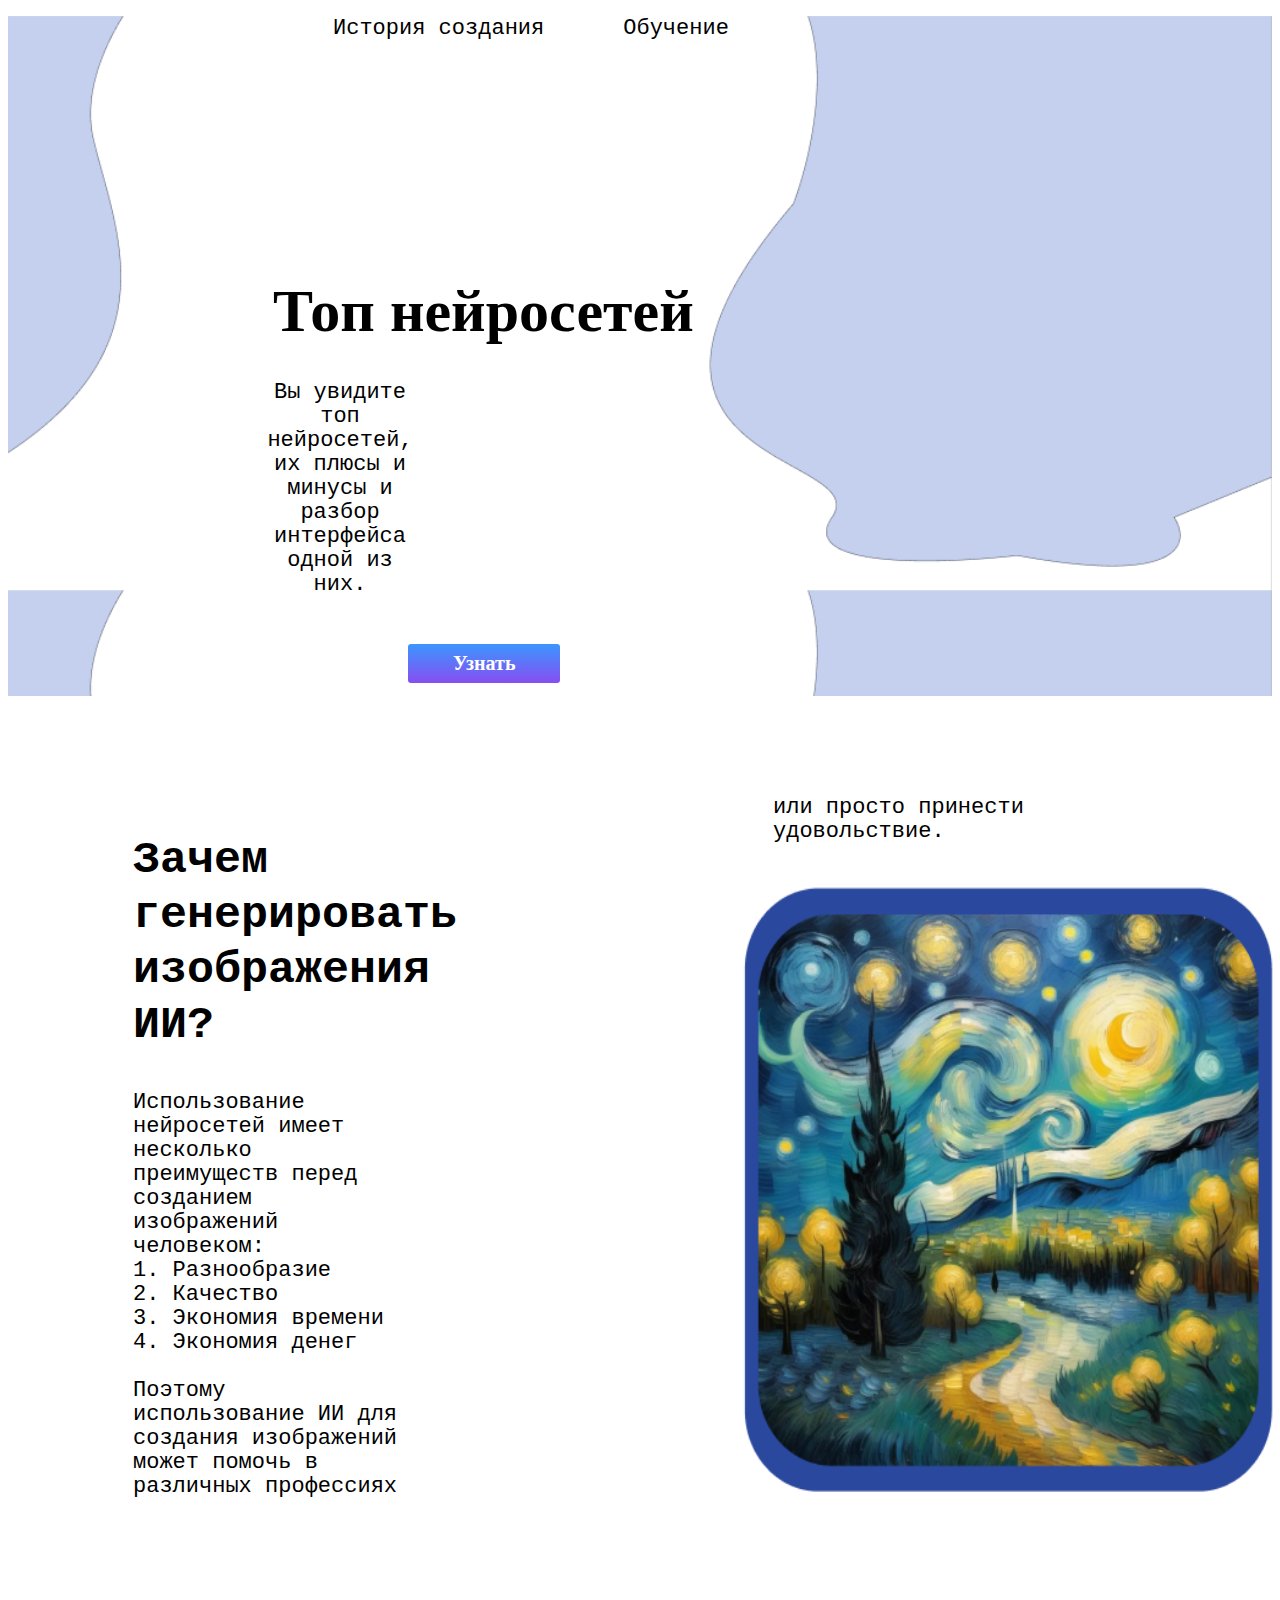
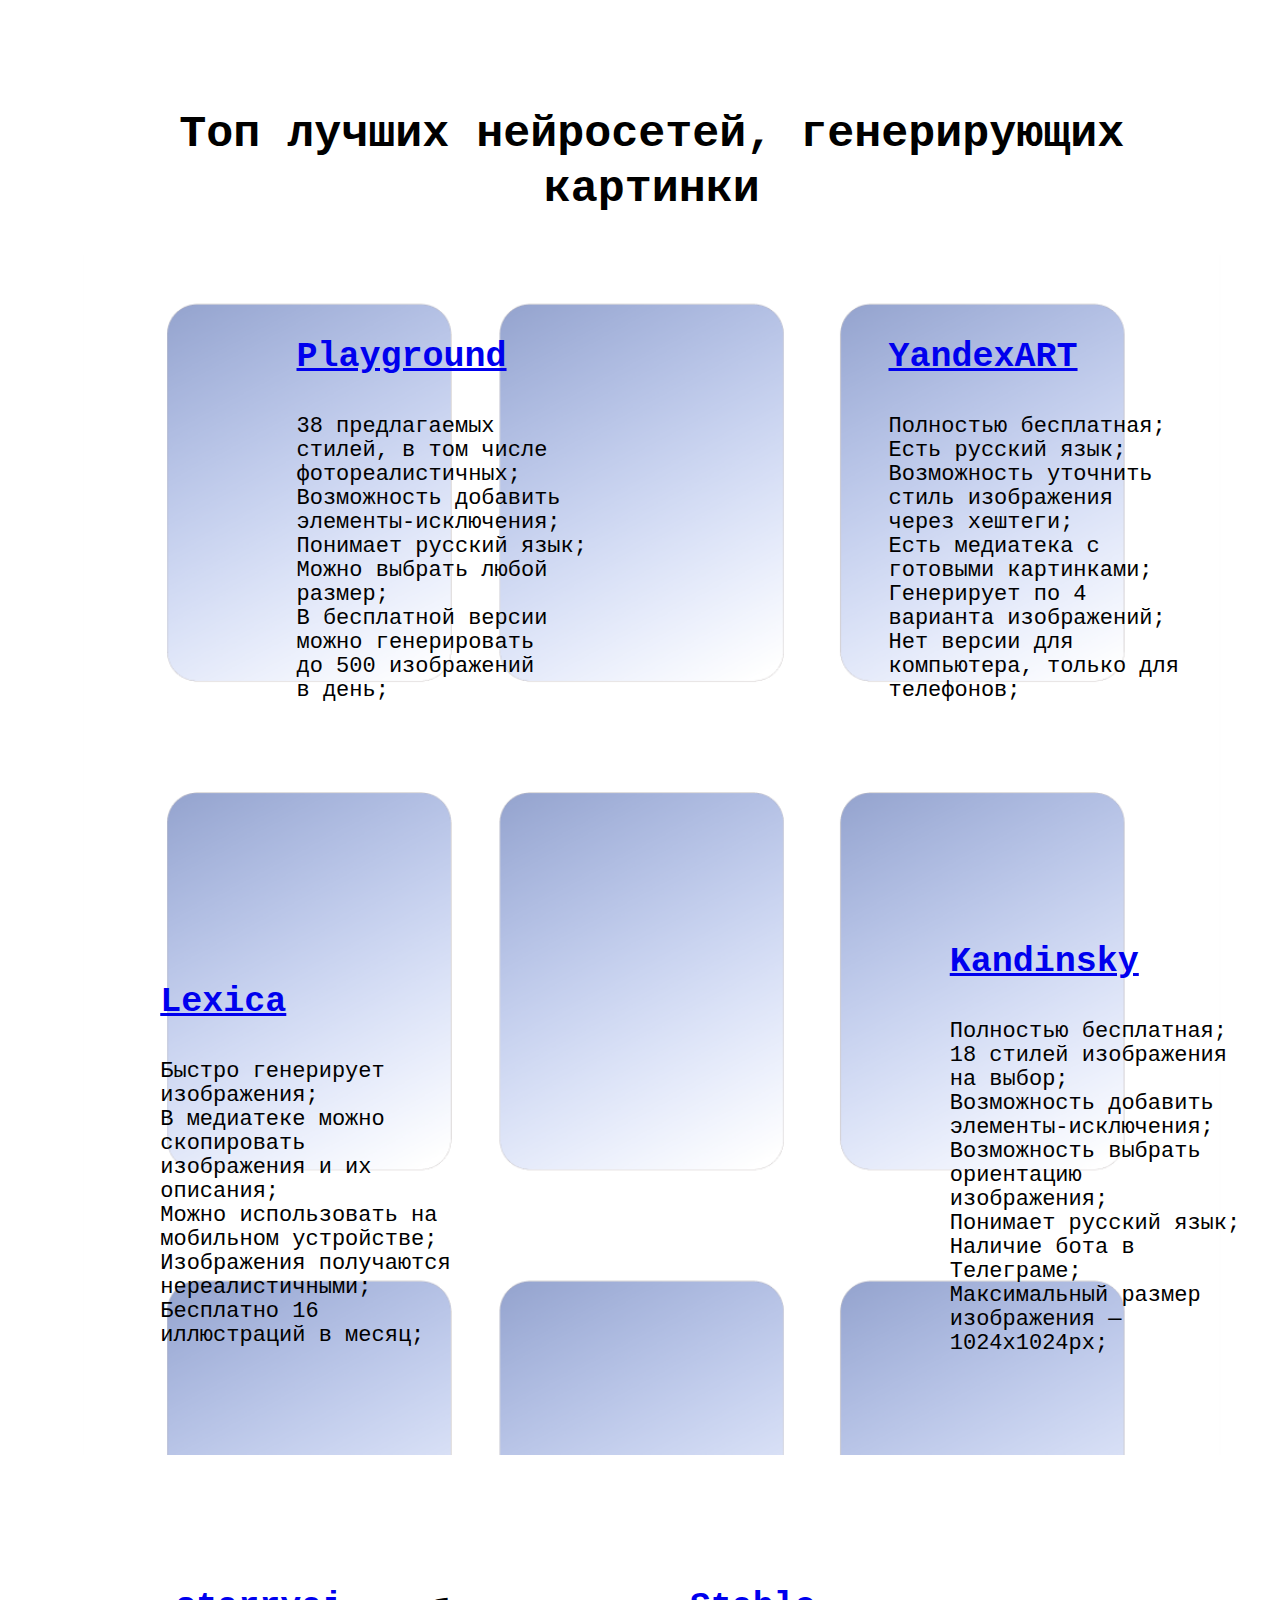
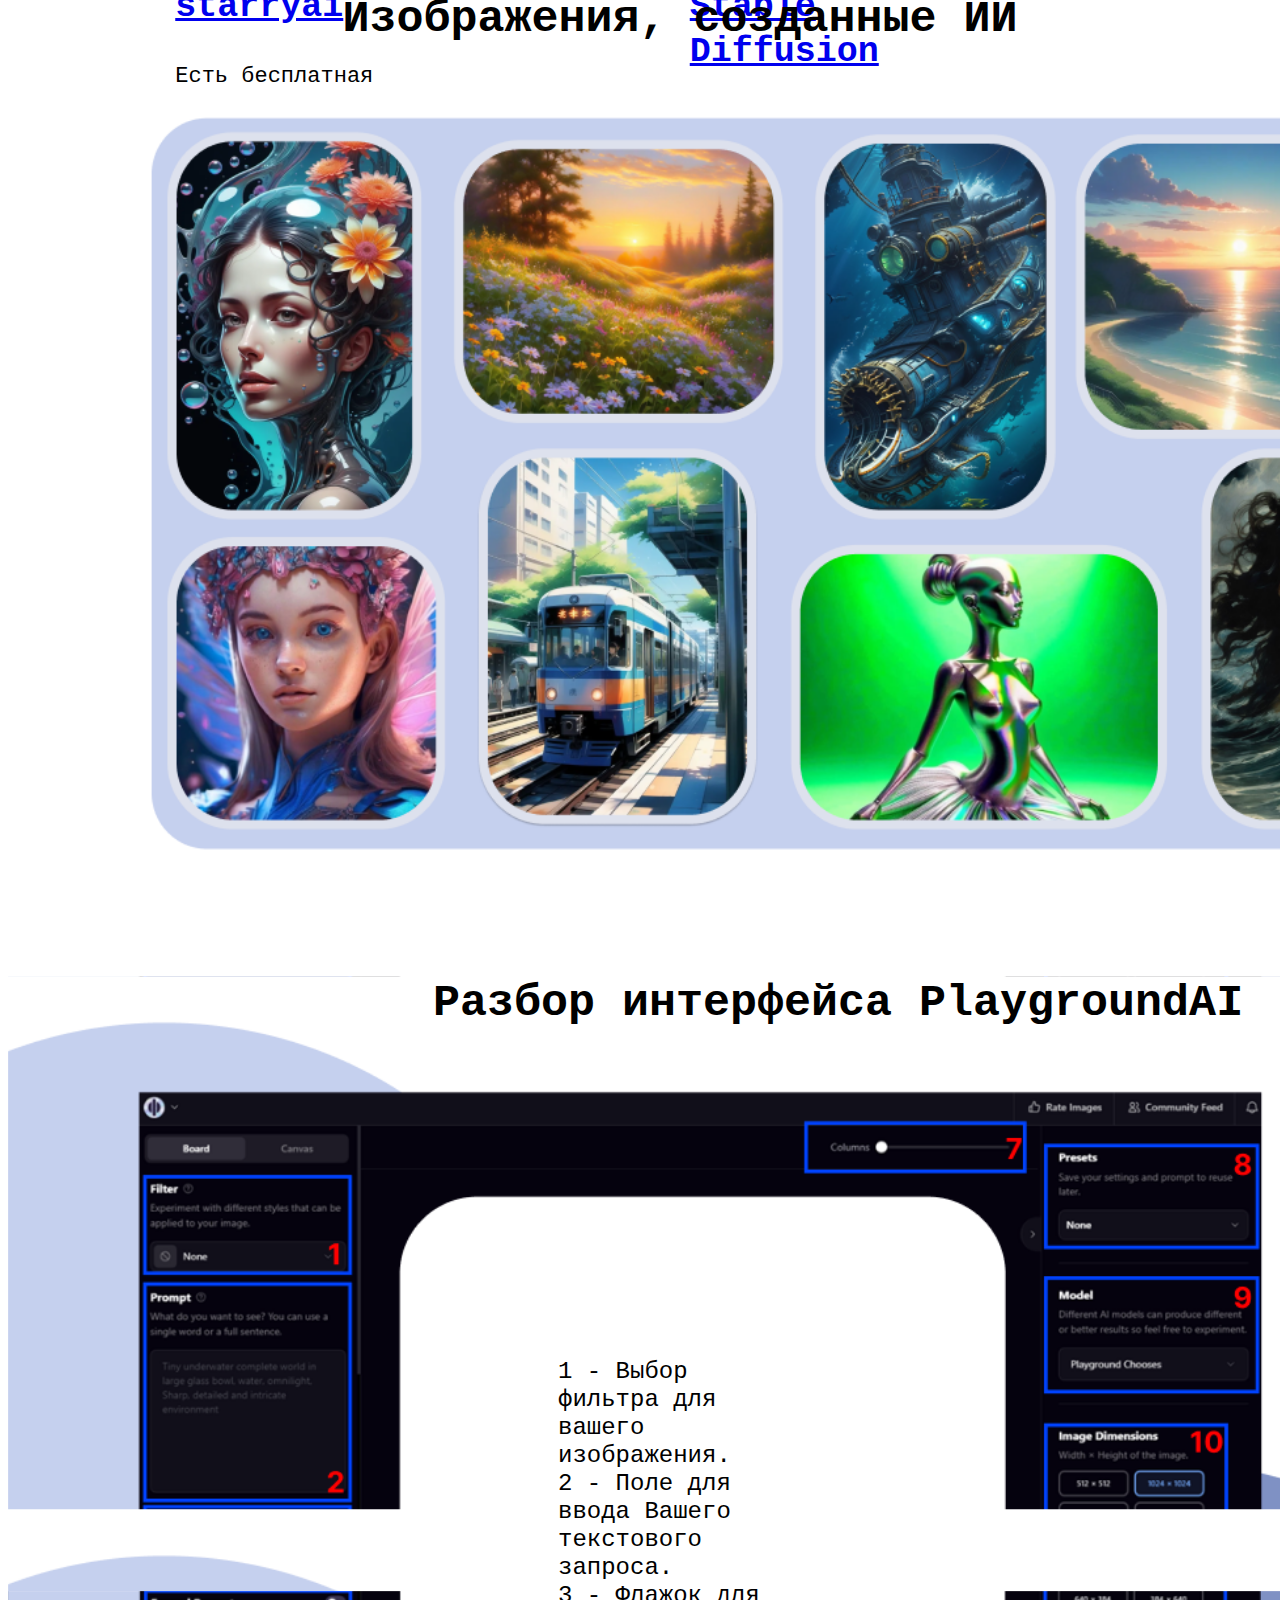
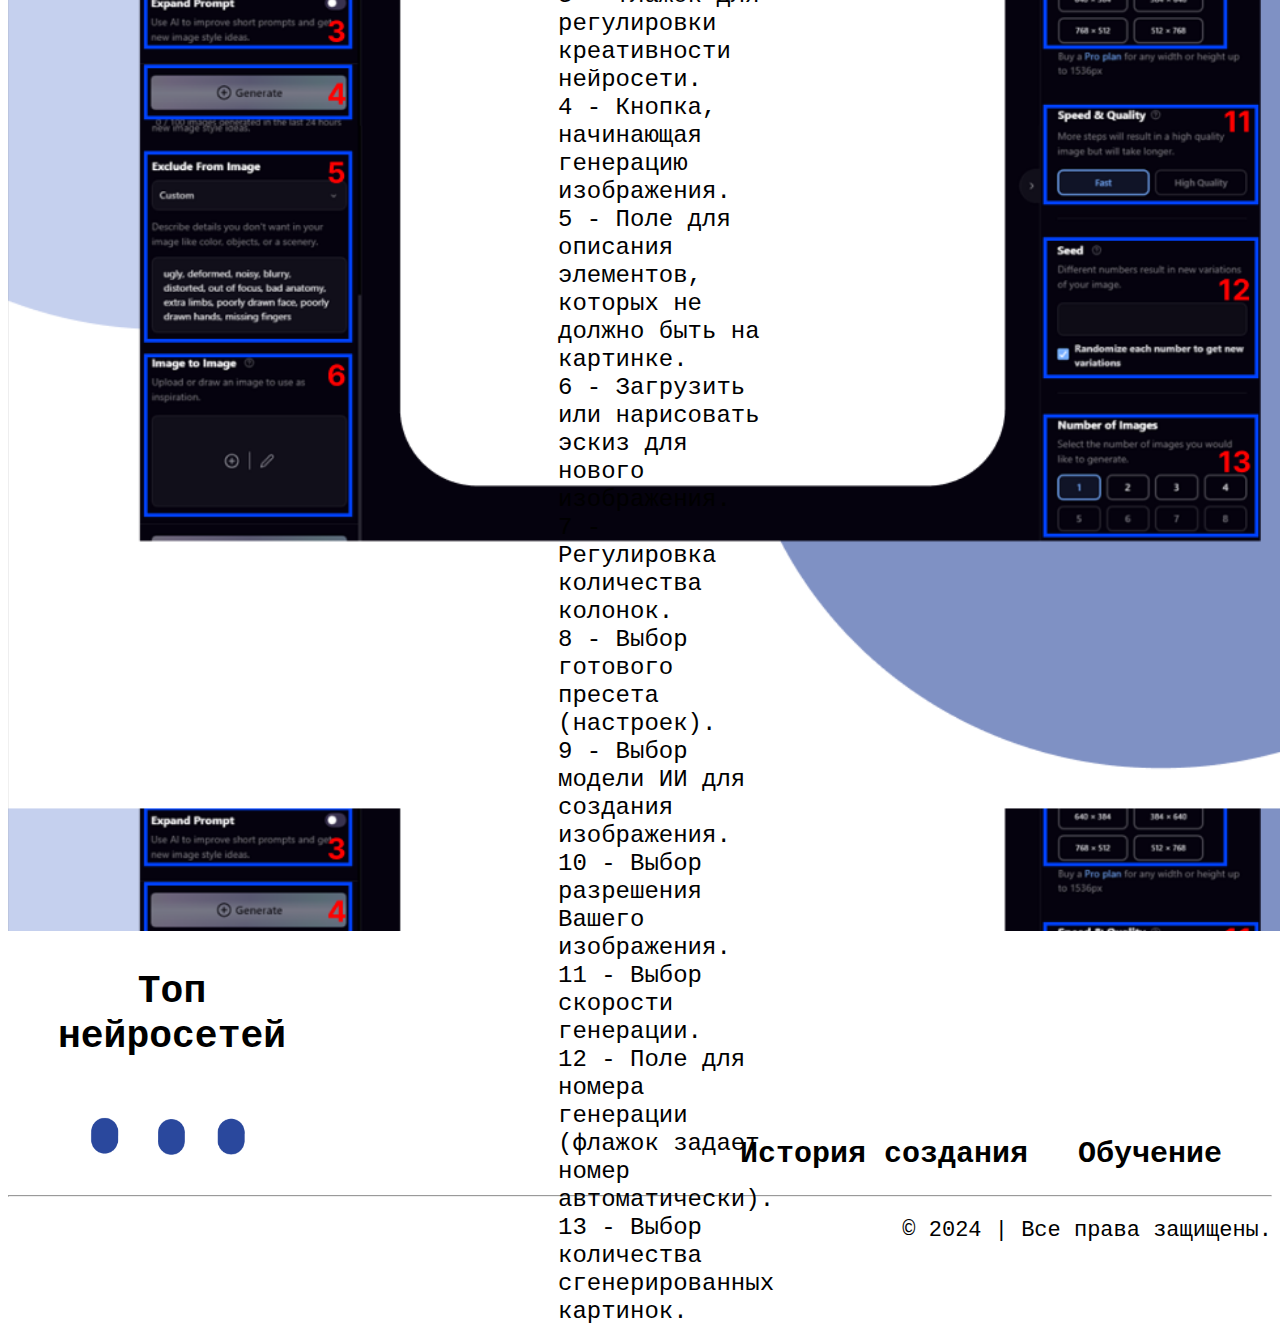
<file: index.html>
<!DOCTYPE html>
<html lang="ru">
<head>
    <meta charset="UTF-8">
    <meta name="viewport" content="width=device-width, initial-scale=1.0">
    <link rel="stylesheet" href="styles/style.css"><!-- Подключаем к CSS файлу -->
    <title>Топ нейросетей для генерации картинок</title>
</head>
<header>
    <div class="top-menu" id="start">
        <ul class="menu-main">
          <li class="part"><a href="pages/history.html" class="menu-link">История создания</a></li>
          <li class="part"><a href="pages/learning.html" class="menu-link">Обучение</a></li>
        </ul>
    </div>

    <div class="first">
      <h1>Топ нейросетей</h1>
      <p class="f-p">Вы увидите топ нейросетей, их плюсы и минусы и разбор интерфейса одной из них.</p>
      <a href="#top" class="button">Узнать</a>
    </div>
</header>

<body>
  <div class="ii">
    <h2 class="ii-h2">Зачем генерировать изображения ИИ?</h2>
    <p class="ii-p">Использование нейросетей имеет несколько преимуществ перед созданием изображений человеком:<br>
      1. Разнообразие<br>
      2. Качество<br>
      3. Экономия времени<br>
      4. Экономия денег<br><br>
      Поэтому использование ИИ для создания изображений может помочь в различных профессиях или просто принести удовольствие.</p>
    <img src="images/van-gog.png" class="van-gog"  alt="Изображение, созданное ИИ">
  </div>

  <div class="top">
    <h2 class="top-h2" id="top">Топ лучших нейросетей, генерирующих картинки</h2>
    <div class="top-div">
      <div class="top-block1">
      <h3 class="top-h3"><a href="https://playground.com/">Playground</a></h3>
      <p class="top-p">38 предлагаемых стилей, в том числе фотореалистичных;<br>
        Возможность добавить элементы-исключения;<br>
        Понимает русский язык;<br>
        Можно выбрать любой размер;<br>
        В бесплатной версии можно генерировать до 500 изображений в день;</p>
      </div>

      <div class="top-block2">
      <h3 class="top-h3"><a href="https://ya.ru/ai/art?ysclid=lty8gzstay276800550">YandexART</a></h3>
      <p class="top-p">Полностью бесплатная;<br>
        Есть русский язык;<br>
        Возможность уточнить стиль изображения через хештеги;<br>
        Есть медиатека с готовыми картинками;<br>
        Генерирует по 4 варианта изображений;<br>
        Нет версии для компьютера, только для телефонов;</p>
      </div>

      <div class="top-block3">
      <h3 class="top-h3"><a href="https://lexica.art/">Lexica</a></h3>
      <p class="top-p">Быстро генерирует изображения;<br>
        В медиатеке можно скопировать изображения и их описания;<br>
        Можно использовать на мобильном устройстве;<br>
        Изображения получаются нереалистичными;<br>
        Бесплатно 16 иллюстраций в месяц;</p>
      </div>

      <div class="top-block4">
      <h3 class="top-h3"><a href="https://www.sberbank.com/promo/kandinsky/">Kandinsky</a></h3>
      <p class="top-p">Полностью бесплатная;<br>
        18 стилей изображения на выбор;<br>
        Возможность добавить элементы-исключения;<br>
        Возможность выбрать ориентацию изображения;<br>
        Понимает русский язык;<br>
        Наличие бота в Телеграме;<br>
        Максимальный размер изображения — 1024х1024px;</p>
      </div>

      <div class="top-block5">
      <h3 class="top-h3"><a href="https://starryai.com/">starryai</a></h3>
      <p class="top-p">Есть бесплатная версия;<br>
        	Пять стилей картинки;<br>
          Генерация сразу четырёх вариантов изображений;<br>
          Возможность добавить элементы-исключения;<br>
          Есть мобильное приложение;<br>
          Генерация и интерфейс только на английском языке;</p>
      </div>

      <div class="top-block6">
      <h3 class="top-h3"><a href="https://stablediffusion.com.ru/?ysclid=lty8rjx78r229122830">Stable Diffusion</a></h3>
      <p class="top-p">Есть бесплатная версия;<br>
        Более 20 стилей изображения;<br>
        Возможность загружать свои изображения;<br>
        Максимальный размер генерации 1024х1024px;<br>
        Возможность сгенерировать только один вариант изображения;</p>
      </div>
    </div>
  </div>

  <div class="collazh">
    <h2 class="collazh-h2">Изображения, созданные ИИ</h2>
    <img src="images/collazh.png" class="collazh-img"  alt="Коллаж из изображений, созданных ИИ">
  </div>
  
  <div class="interface1">
    <h2 class="interface-h2">Разбор интерфейса PlaygroundAI</h2>
      <p class="interface-p">
        1 - Выбор фильтра для вашего изображения.<br>
        2 - Поле для ввода Вашего текстового запроса.<br>
        3 - Флажок для регулировки креативности нейросети.<br>
        4 - Кнопка, начинающая генерацию изображения.<br>
        5 - Поле для описания элементов, которых не должно быть на картинке.<br>
        6 - Загрузить или нарисовать эскиз для нового изображения.<br>
        7 - Регулировка количества колонок.<br>
        8 - Выбор готового пресета (настроек).<br>
        9 - Выбор модели ИИ для создания изображения.<br>
        10 - Выбор разрешения Вашего изображения.<br>
        11 - Выбор скорости генерации.<br>
        12 - Поле для номера генерации (флажок задает номер автоматически).<br>
        13 - Выбор количества сгенерированных картинок.</p>
  </div>
  <div class="interface2"></div>
</body>
<footer class="footer">
  <div class="foot-div">
    <div class="foot-block1">
      <h3 class="foot-h3"><a href="#start" class="start">Топ нейросетей</a></h3>
      <img class="foot-img" src="images/000.png">
    </div>
    <ul class="foot-block2">
      <li class="foot-item"><a class="foot-link" href="pages/history.html">История создания</a></li>
      <li class="foot-item"><a class="foot-link" href="pages/learning.html">Обучение</a></li>
    </ul>
  </div>
  <hr>
  <p class="foot-p">© 2024 | Все права защищены.</p>
</footer>
</html>
</file>
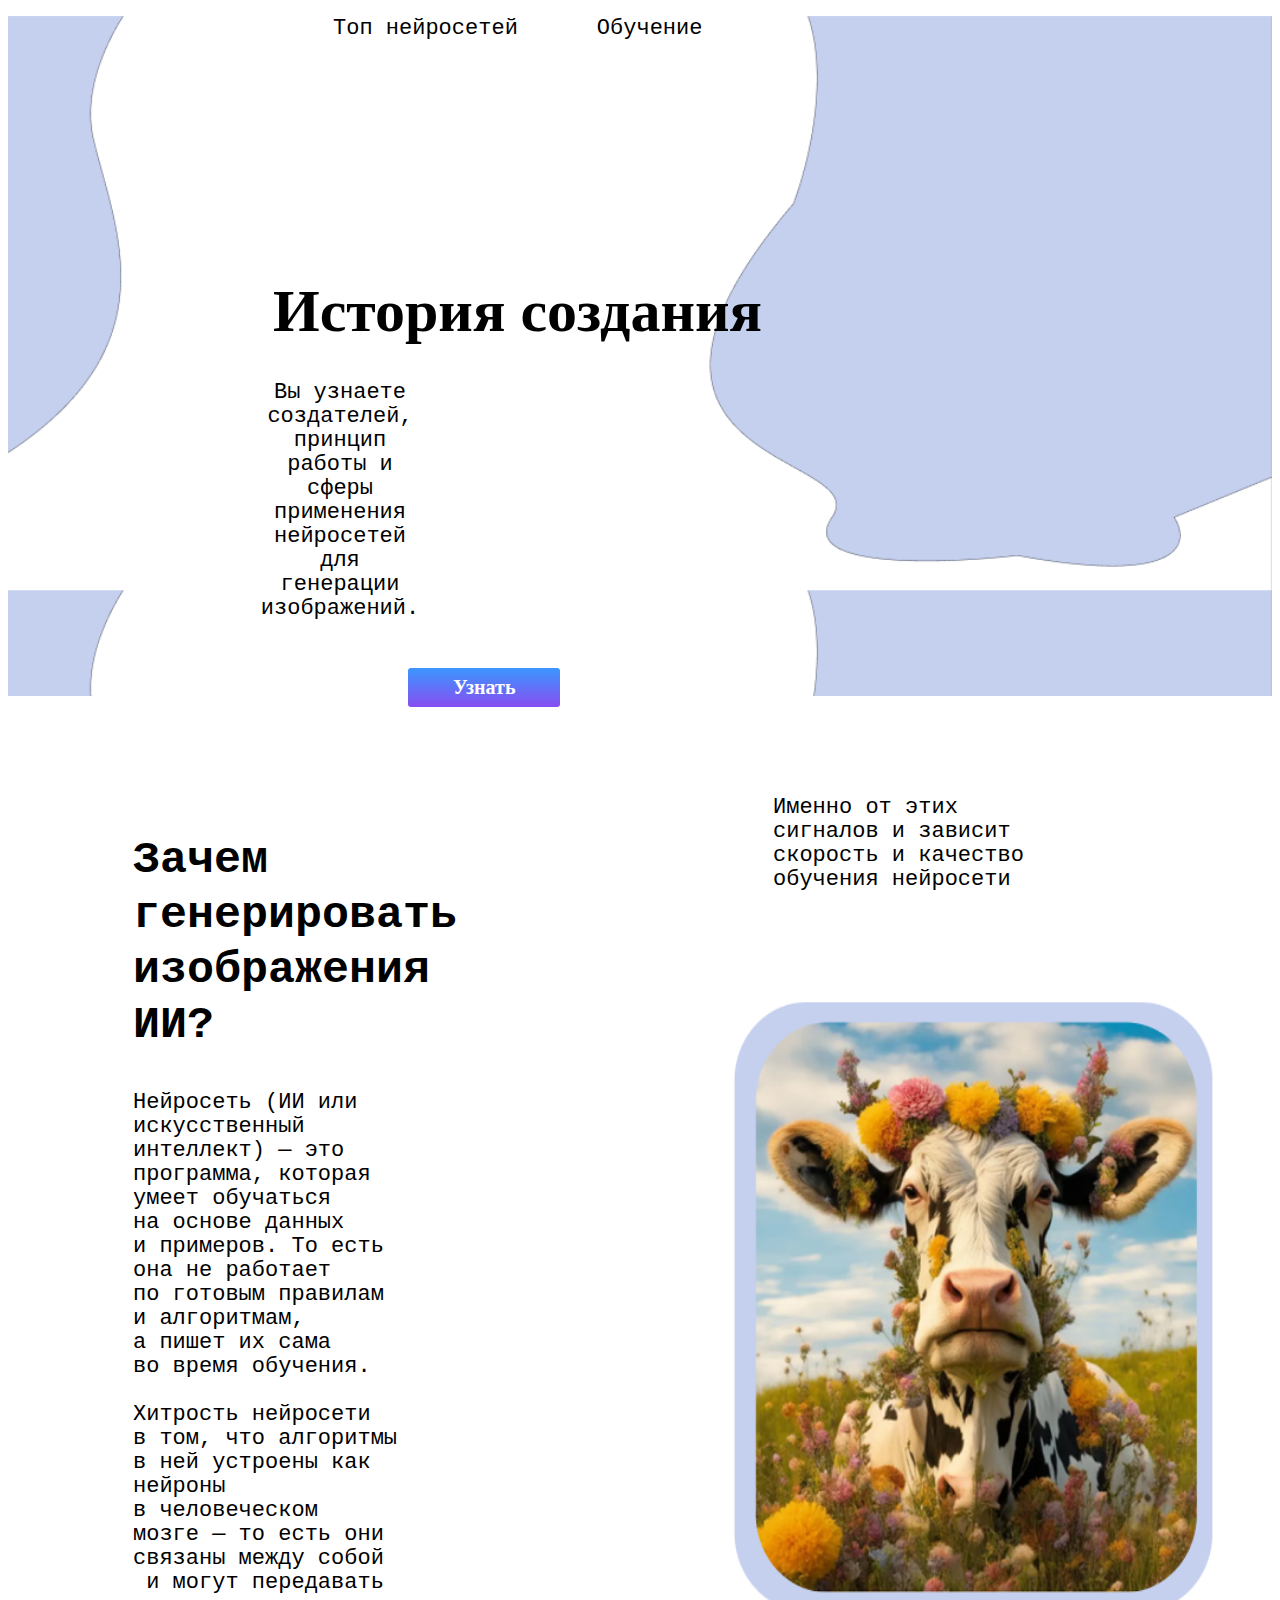
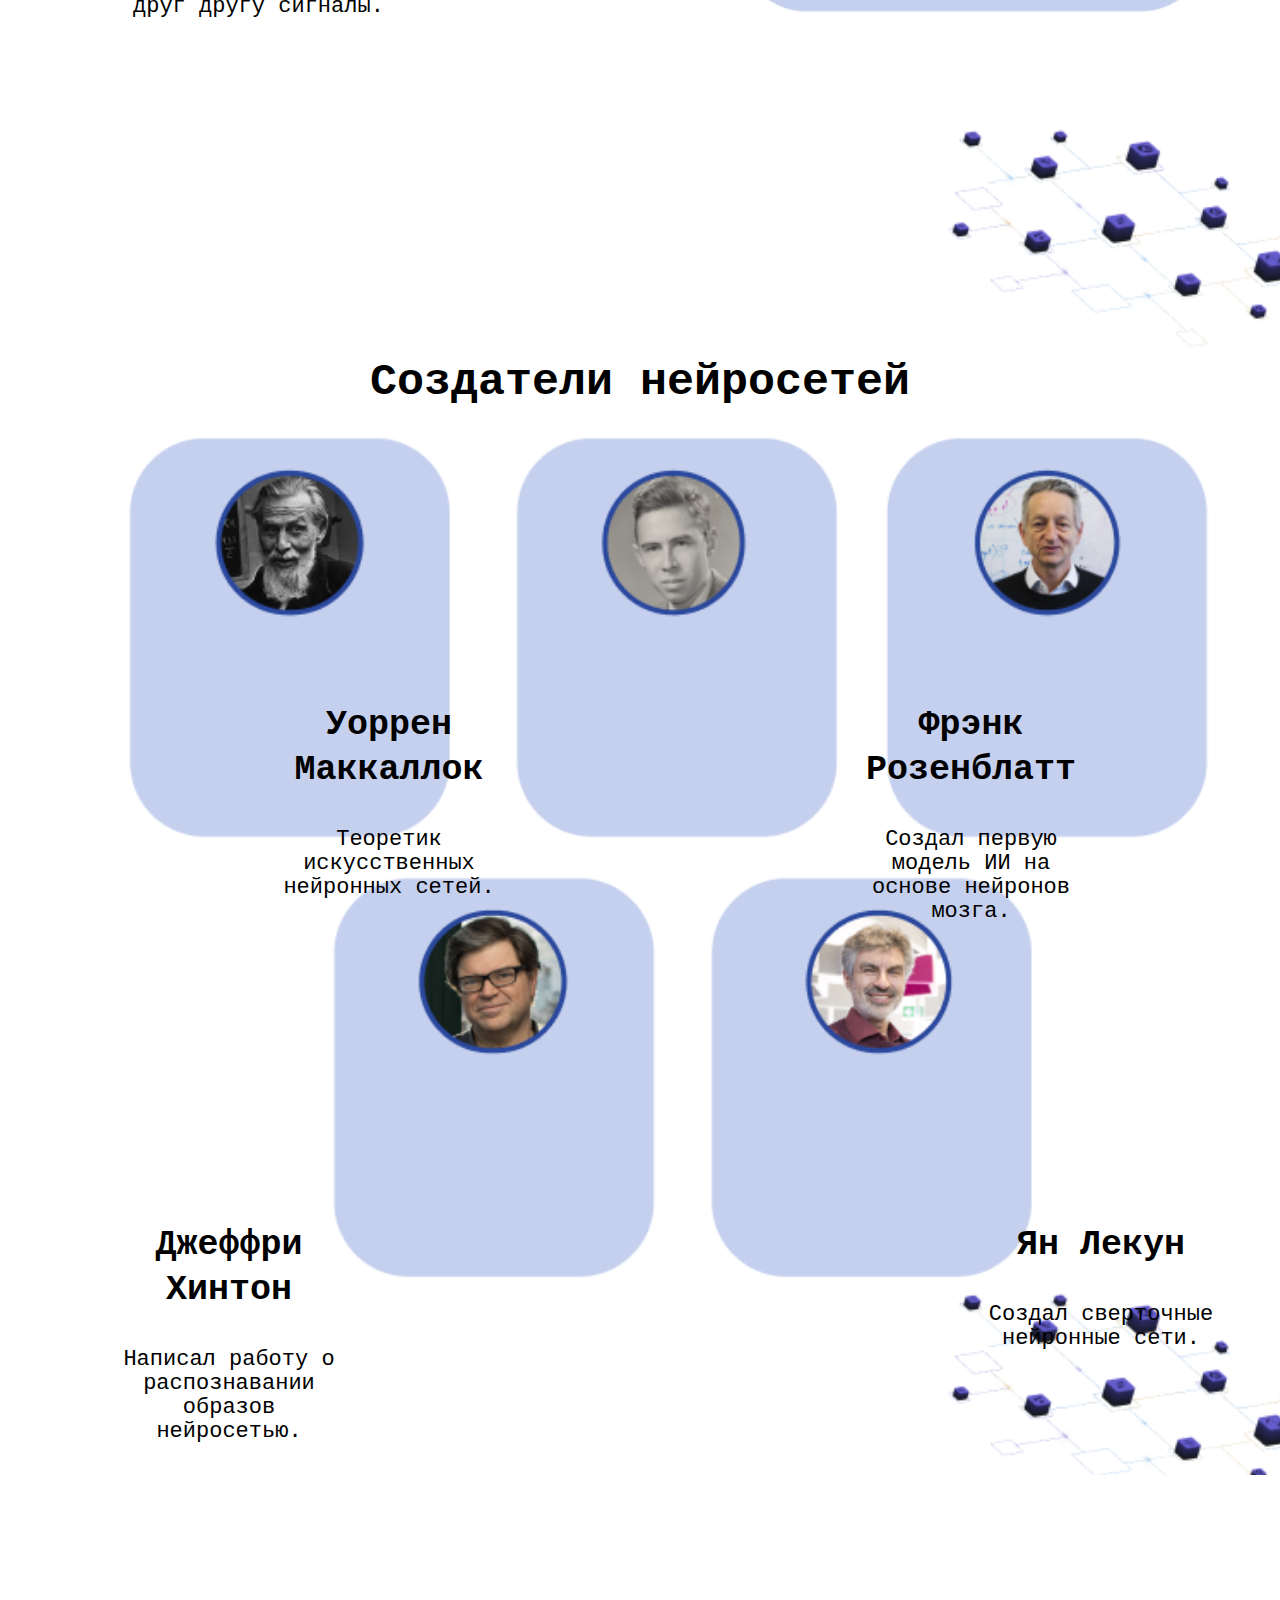
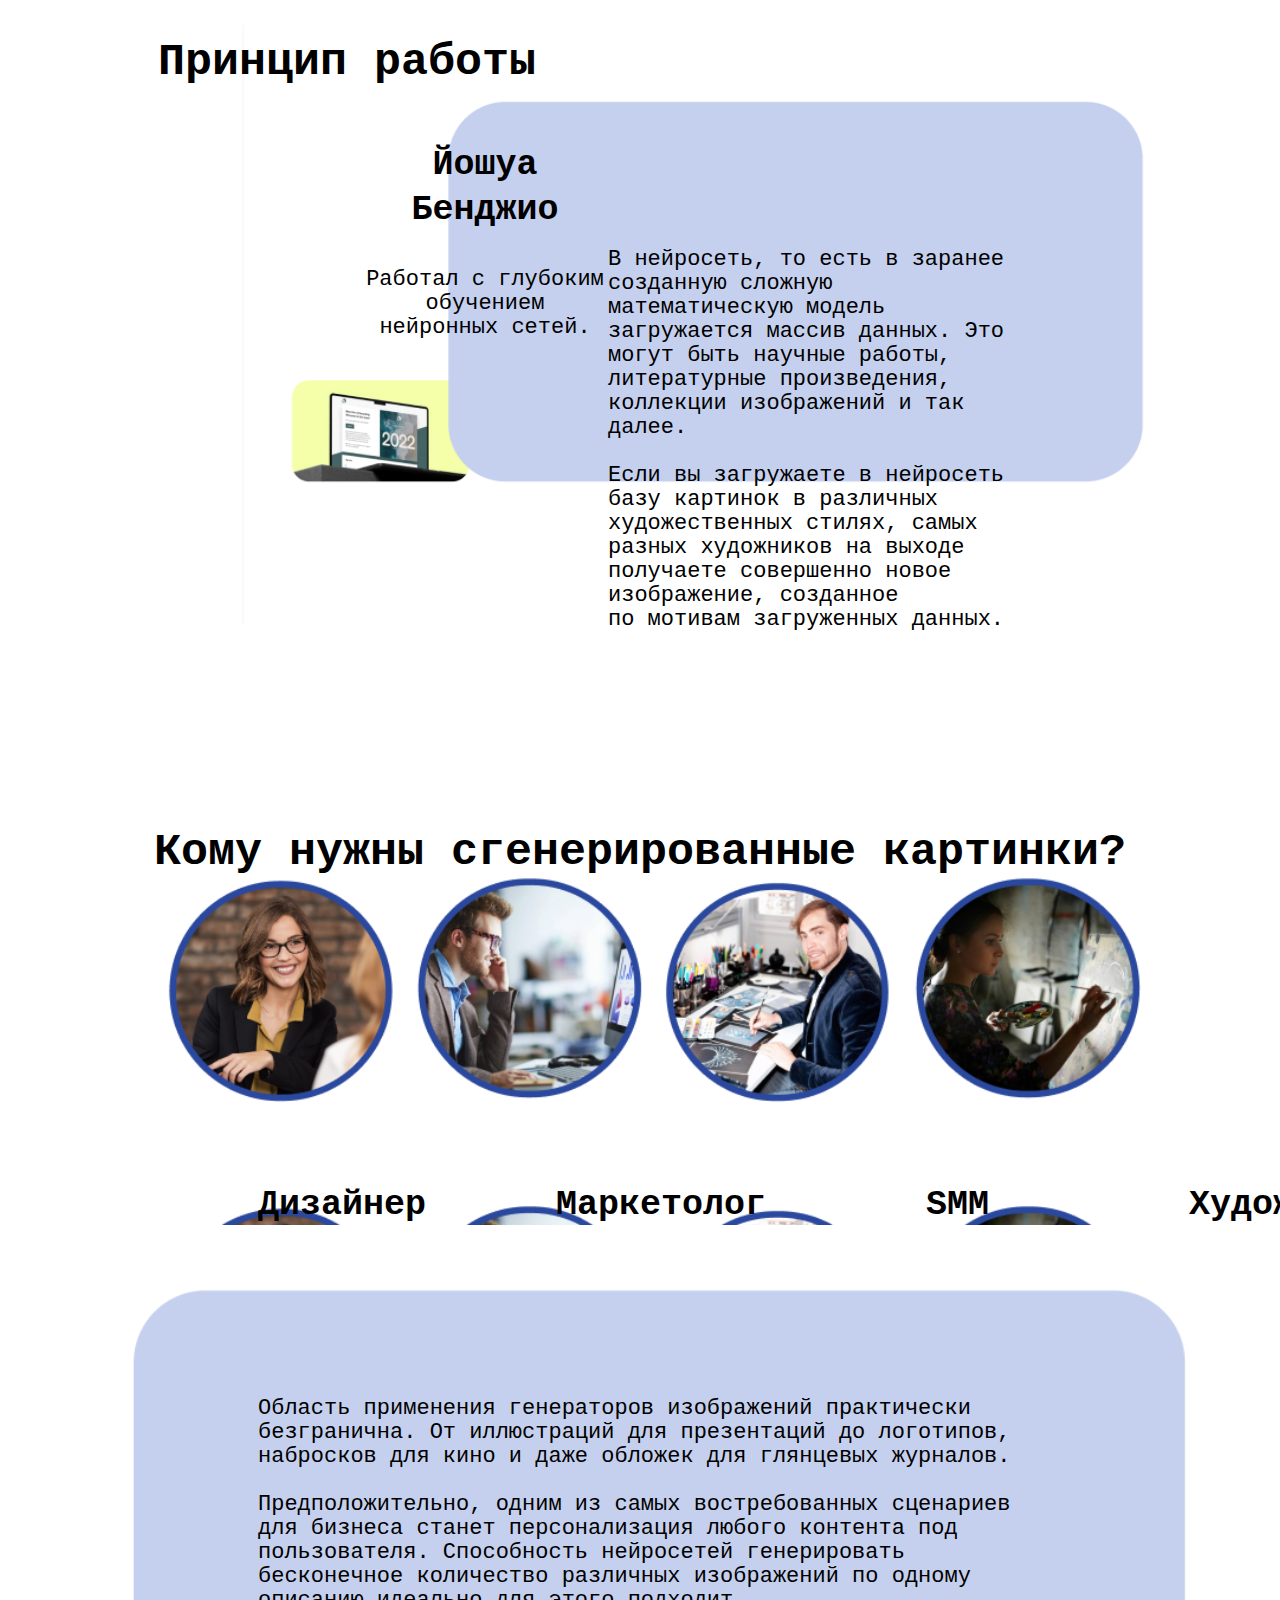
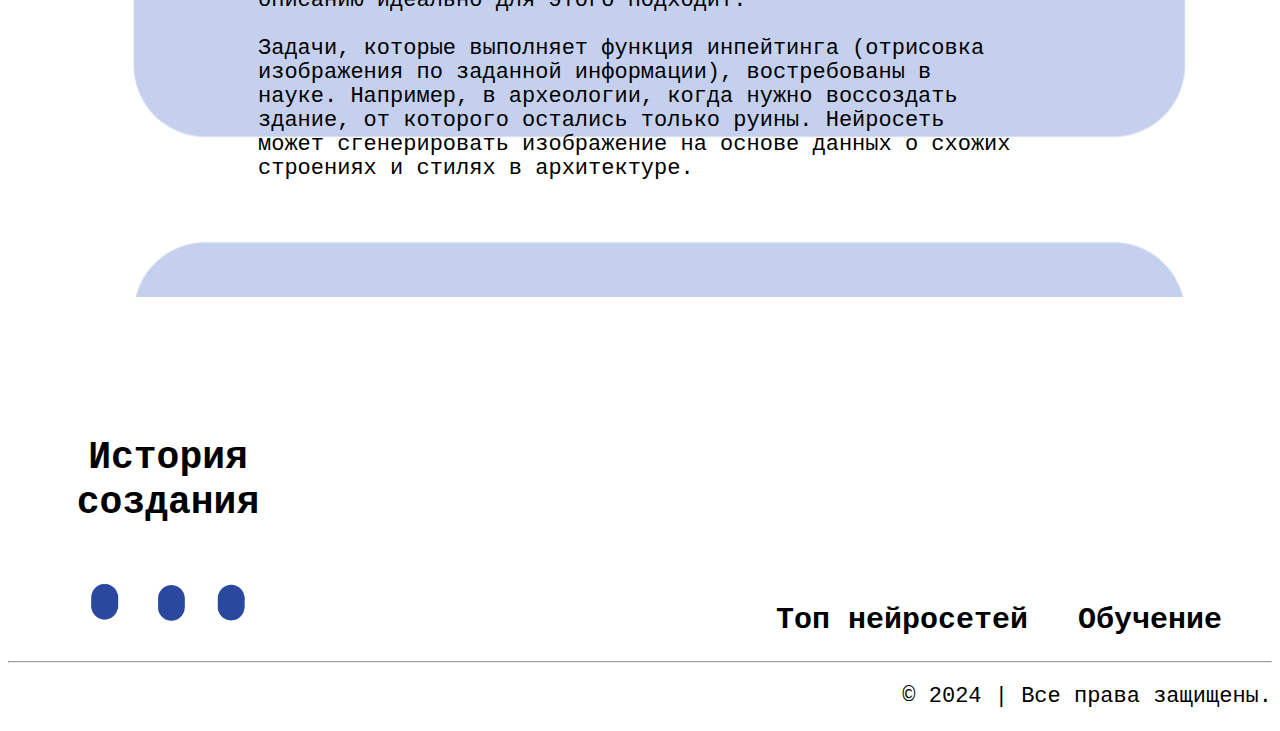
<file: pages/history.html>
<!DOCTYPE html>
<html lang="ru">
<head>
    <meta charset="UTF-8">
    <meta name="viewport" content="width=device-width, initial-scale=1.0">
    <link rel="stylesheet" href="../styles/style.css"><!-- Подключаем к CSS файлу -->
    <title>История создания</title>
</head>

<header>
  <div class="top-menu" class="start">
      <ul class="menu-main">
        <li class="part"><a href="../index.html" class="menu-link">Топ нейросетей</a></li>
        <li class="part"><a href="learning.html" class="menu-link">Обучение</a></li>
      </ul>
  </div>

  <div class="first">
    <h1>История создания</h1>
    <p class="f-p">Вы узнаете создателей, принцип работы и сферы применения нейросетей для генерации изображений.</p>
    <a href="#coz" class="button">Узнать</a>
  </div>
</header>

<body>
  <div class="ii">
    <h2 class="ii-h2">Зачем генерировать изображения ИИ?</h2>
    <p class="ii-p">Нейросеть (ИИ или искусственный интеллект) — это программа, которая умеет обучаться на основе данных и примеров.
       То есть она не работает по готовым правилам и алгоритмам, а пишет их сама во время обучения.<br><br>
      Хитрость нейросети в том, что алгоритмы в ней устроены как нейроны в человеческом мозге — то есть они связаны между собой
       и могут передавать друг другу сигналы. Именно от этих сигналов и зависит скорость и качество обучения нейросети</p>
    <img src="../images/cow.png" class="cow" alt="Изображение, созданное ИИ">
  </div>

  <div class="cozdatel" id="coz">
    <h2 class="coz-h2">Создатели нейросетей</h2>
    <div class="coz-div">
      <div class="coz-block1">
        <h3 class="coz-h3">Уоррен Маккаллок</h3>
        <p class="coz-p">Теоретик искусственных нейронных сетей.</p>
      </div>
      <div class="coz-block2">
        <h3 class="coz-h3">Фрэнк Розенблатт</h3>
        <p class="coz-p">Создал первую модель ИИ на основе нейронов мозга.</p>
      </div>
      <div class="coz-block3">
        <h3 class="coz-h3">Джеффри Хинтон</h3>
        <p class="coz-p">Написал работу о распознавании образов нейросетью.</p>
      </div>
      <div class="coz-block4">
        <h3 class="coz-h3">Ян Лекун</h3>
        <p class="coz-p">Создал сверточные нейронные сети.</p>
      </div>
      <div class="coz-block5">
        <h3 class="coz-h3">Йошуа Бенджио</h3>
        <p class="coz-p">Работал с глубоким обучением нейронных сетей.</p>
      </div>
    </div>
  </div>

  <div class="prinsip">
    <h2 class="prinsip-h2">Принцип работы</h2>
    <p class="prinsip-p">В нейросеть, то есть в заранее созданную сложную математическую модель загружается массив данных.
       Это могут быть научные работы, литературные произведения, коллекции изображений и так далее.<br><br>
      Если вы загружаете в нейросеть базу картинок в различных художественных стилях, самых разных художников
       на выходе получаете совершенно новое изображение, созданное по мотивам загруженных данных.</p>
  </div>
  <div class="profession">
    <h2 class="prof-h2">Кому нужны сгенерированные картинки?</h2>
    <div class="prof-div">
      <h3 class="prof-h3-1">Дизайнер</h3>
      <h3 class="prof-h3-2">Маркетолог</h3>
      <h3 class="prof-h3-3">SMM</h3>
      <h3 class="prof-h3-4">Художник</h3>
    </div>
  </div>

  <div class="sfer">
    <p class="sfer-p">Область применения генераторов изображений практически безгранична.
       От иллюстраций для презентаций до логотипов, набросков для кино и даже обложек для глянцевых журналов.<br><br>
      Предположительно, одним из самых востребованных сценариев для бизнеса станет персонализация любого контента под
       пользователя. Способность нейросетей генерировать бесконечное количество различных изображений по одному описанию
        идеально для этого подходит.<br><br>
      Задачи, которые выполняет функция инпейтинга (отрисовка изображения по заданной информации), востребованы в науке.
       Например, в археологии, когда нужно воссоздать здание, от которого остались только руины. Нейросеть может сгенерировать
        изображение на основе данных о схожих строениях и стилях в архитектуре.</p>
  </div>
</body>

  <footer class="footer">
    <div class="foot-div">
      <div class="foot-block1">
        <h3 class="foot-h3"><a href="#start" class="start">История создания</a></h3>
        <img class="foot-img" src="../images/000.png">
      </div>
      <ul class="foot-block2">
        <li class="foot-item"><a class="foot-link" href="../index.html">Топ нейросетей</a></li>
        <li class="foot-item"><a class="foot-link" href="../pages/learning.html">Обучение</a></li>
      </ul>
    </div>
    <hr>
    <p class="foot-p">© 2024 | Все права защищены.</p>
  </footer>
</html>
</file>
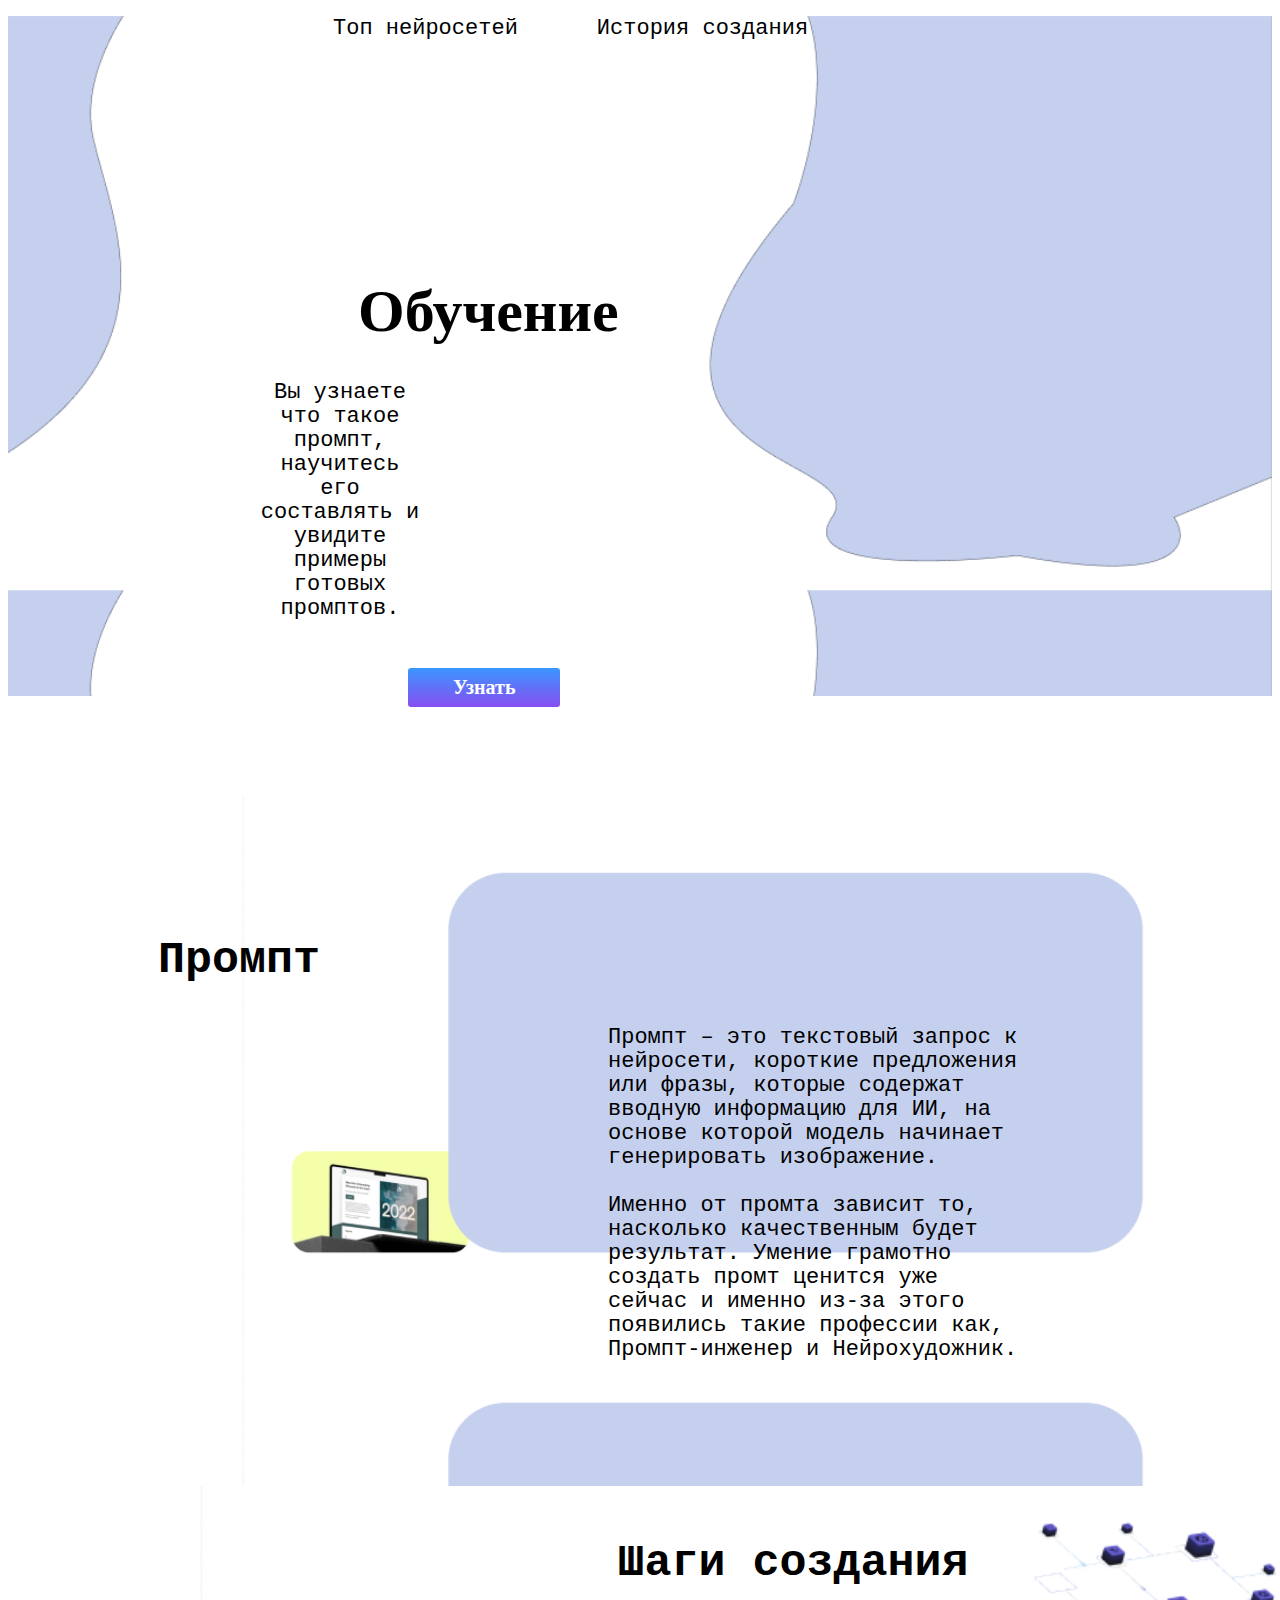
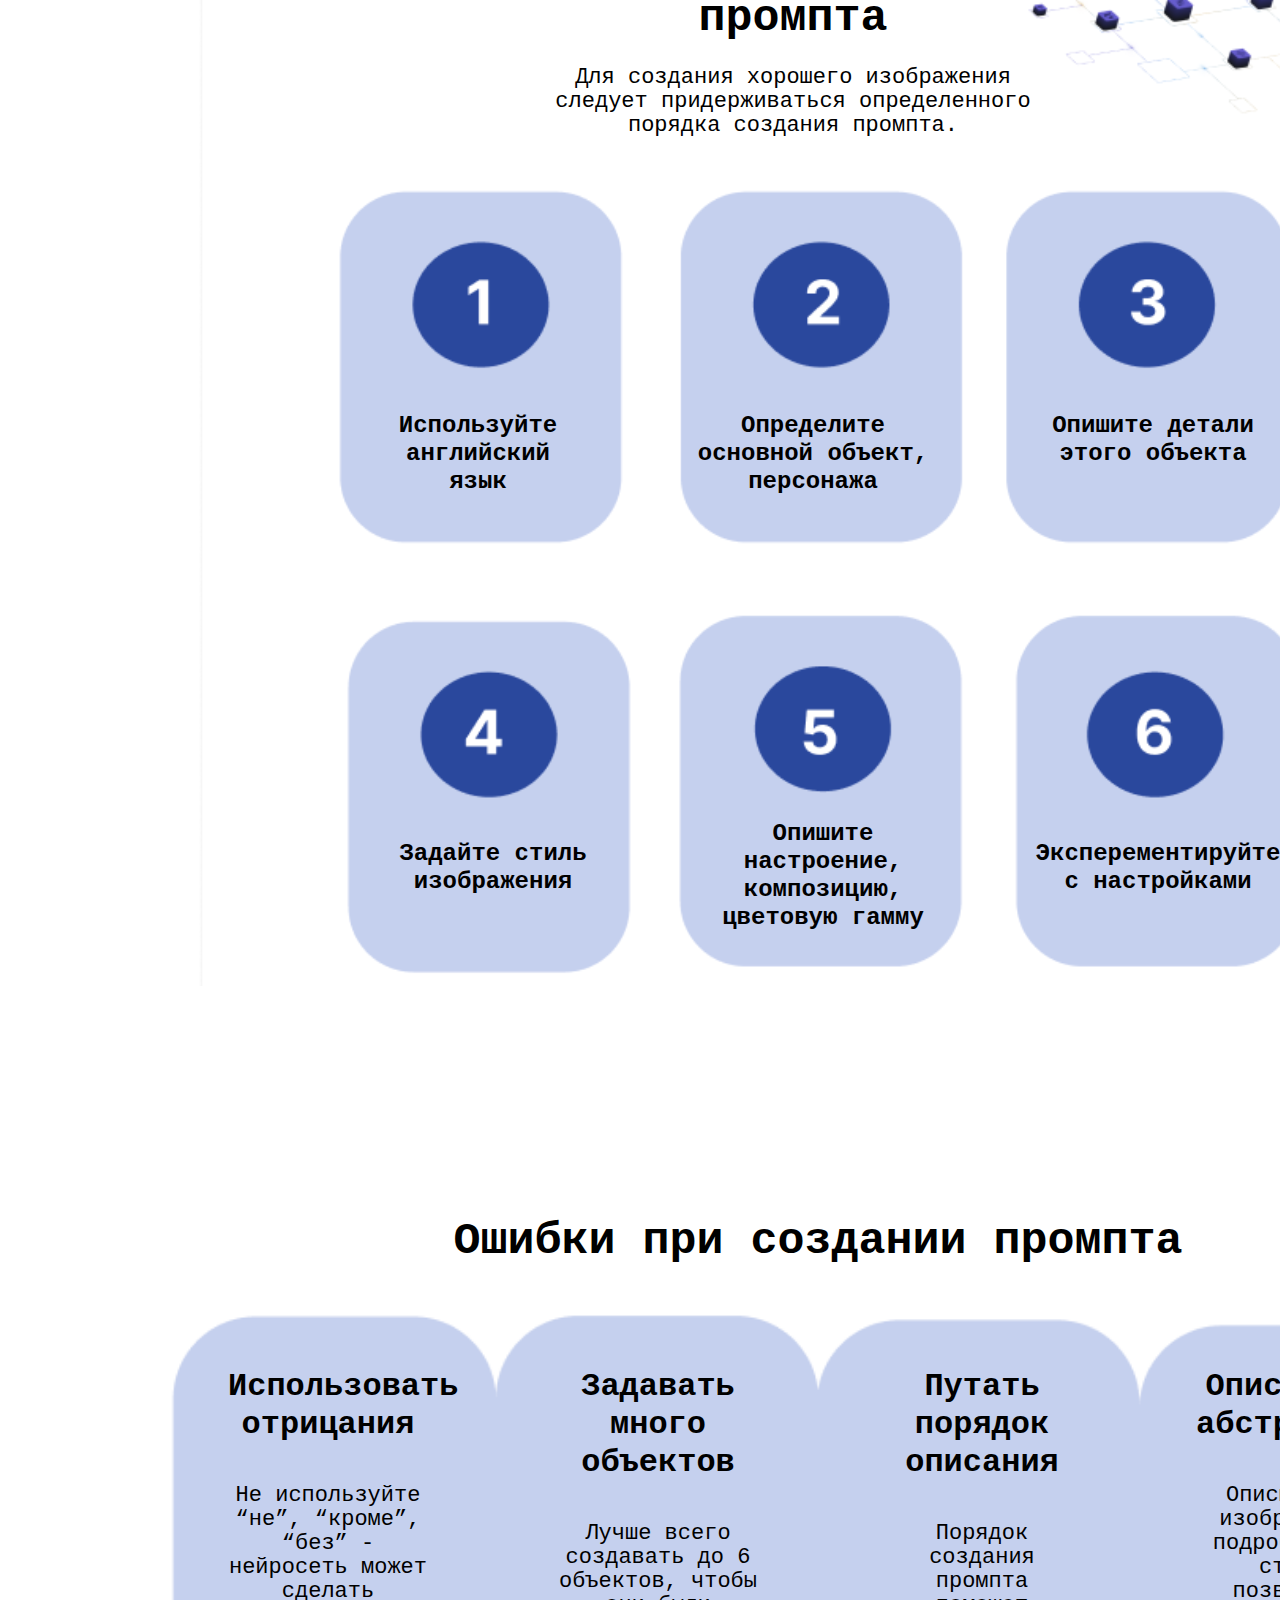
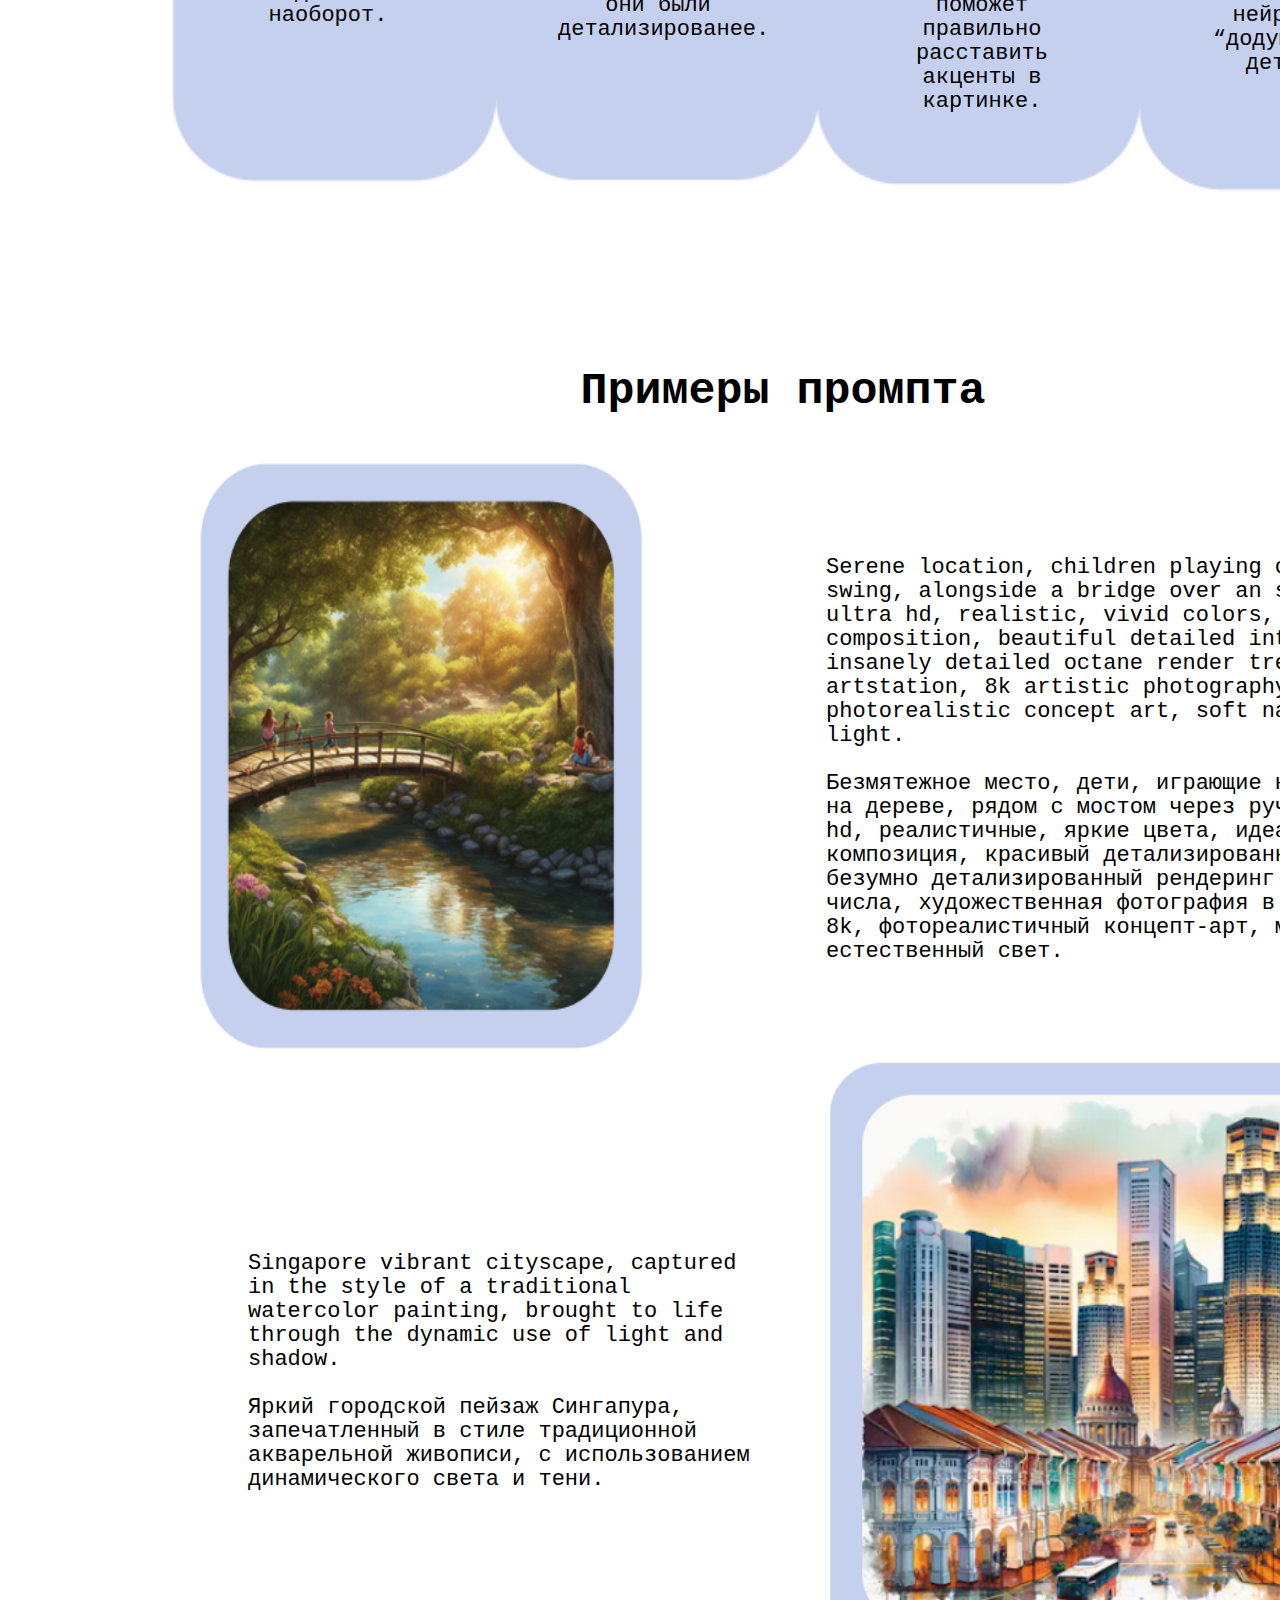
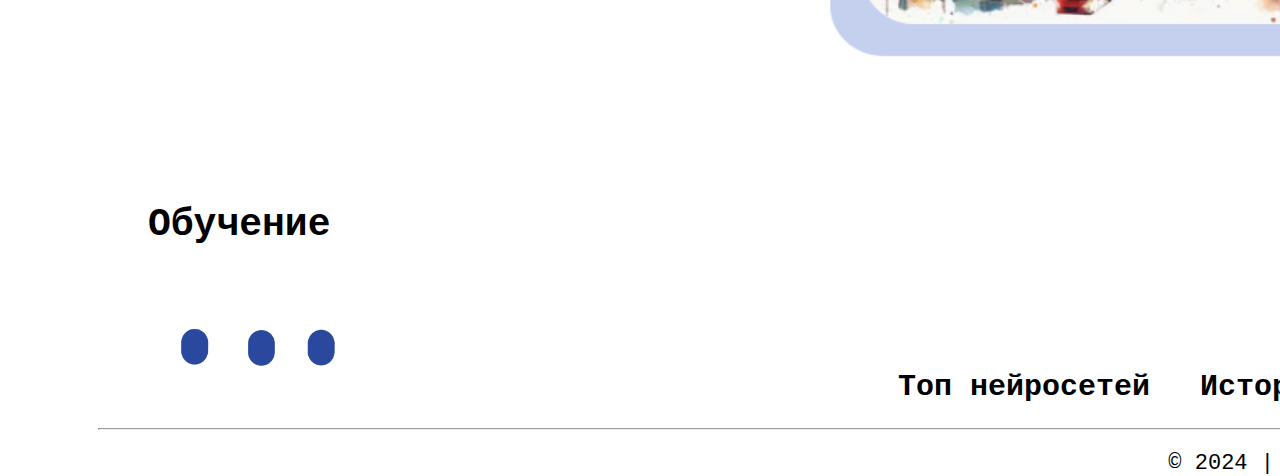
<file: pages/learning.html>
<!DOCTYPE html>
<html lang="ru">
<head>
    <meta charset="UTF-8">
    <meta name="viewport" content="width=device-width, initial-scale=1.0">
    <link rel="stylesheet" href="../styles/style.css"><!-- Подключаем к CSS файлу -->
    <title>Обучение</title>
</head>
<header>
  <div class="top-menu" id="start">
      <ul class="menu-main">
        <li class="part"><a href="../index.html" class="menu-link">Топ нейросетей</a></li>
        <li class="part"><a href="history.html" class="menu-link">История создания</a></li>
      </ul>
  </div>

  <div class="first">
    <h1 class="l-h1">Обучение</h1>
    <p class="f-p">Вы узнаете что такое промпт, научитесь его составлять и увидите примеры готовых промптов.</p>
    <a href="#prompt" class="button">Узнать</a>
  </div>
</header>

<body>
  <div class="prompt" id="prompt">
    <h2 class="prompt-h2">Промпт</h2>
    <p class="prompt-p">Промпт – это текстовый запрос к нейросети, короткие предложения или фразы, которые содержат вводную информацию
       для ИИ, на основе которой модель начинает генерировать изображение.<br><br>
      Именно от промта зависит то, насколько качественным будет результат.
      Умение грамотно создать промт ценится уже сейчас и именно из-за этого появились такие профессии как, Промпт-инженер и Нейрохудожник.</p>
  </div>

  <div class="shagi">
    <h2 class="sh-h2">Шаги создания промпта</h2>
    <p class="sh-h2-p">Для создания хорошего изображения следует придерживаться определенного порядка создания промпта.</p>
    <div class="sh-div">
      <p class="sh-p1">Используйте английский язык</p>
      <p class="sh-p2">Определите основной объект, персонажа</p>
      <p class="sh-p3">Опишите детали этого объекта</p>
      <p class="sh-p4">Задайте стиль изображения</p>
      <p class="sh-p5">Опишите настроение, композицию, цветовую гамму</p>
      <p class="sh-p6">Эксперементируйте с настройками</p>
    </div>

    <div class="false">
      <h2 class="false-h2">Ошибки при создании промпта</h2>
      <div class="false-div">
        <div class="false-block1">
          <h3 class="false-h3">Использовать отрицания</h3>
          <p class="false-p">Не используйте “не”, “кроме”, “без” - нейросеть может сделать наоборот.</p>
        </div>
        <div class="false-block2">
          <h3 class="false-h3">Задавать много объектов</h3>
          <p class="false-p">Лучше всего создавать до 6 объектов, чтобы они были детализированее.</p>
        </div>
        <div class="false-block3">
          <h3 class="false-h3">Путать порядок описания</h3>
          <p class="false-p">Порядок создания промпта поможет правильно расставить акценты в картинке.</p>
        </div>
        <div class="false-block4">
          <h3 class="false-h3">Описывать абстракцию</h3>
          <p class="false-p">Описывайте изображение подробно, не стоит позволять нейросети “додумывать” детали.</p>
        </div>
      </div>
    </div>

    <div class="primer">
      <h2 class="pr-h2">Примеры промпта</h2>
      <div class="pr1">
        <img class="pr1-img" src="../images/most.png" alt="Изображение, созданное ИИ">
        <p class="pr1-p">Serene location, children playing on a tree swing, alongside a bridge over an stream,
           ultra hd, realistic, vivid colors, perfect composition, beautiful
            detailed intricate insanely detailed octane render trending on artstation, 8k artistic photography, photorealistic
             concept art, soft natural light.<br><br>
          Безмятежное место, дети, играющие на качелях на дереве, рядом с мостом через ручей,
           ultra hd, реалистичные, яркие цвета, идеальная композиция,
            красивый детализированный сложный безумно детализированный рендеринг октанового числа, художественная фотография в формате 8k,
             фотореалистичный концепт-арт, мягкий естественный свет.</p>
      </div>

      <div class="pr2">
        <p class="pr2-p">Singapore vibrant cityscape, captured in the style of a traditional watercolor painting, brought to life through
           the dynamic use of light and shadow.<br><br>
            Яркий городской пейзаж Сингапура, запечатленный в стиле традиционной акварельной живописи, с использованием
           динамического света и тени.</p>
        <img class="pr2-img" src="../images/singapur.png" alt="Изображение, созданное ИИ">
      </div>
    </div>
  </body> 
  
  <footer class="footer">
    <div class="foot-div">
      <div class="foot-block1">
        <h3 class="foot-h3"><a href="#start" class="start">Обучение</a></h3>
        <img class="foot-img" src="../images/000.png">
      </div>
      <ul class="foot-block2">
        <li class="foot-item"><a class="foot-link" href="../index.html">Топ нейросетей</a></li>
        <li class="foot-item"><a class="foot-link" href="../pages/history.html">История создания</a></li>
      </ul>
    </div>
    <hr>
    <p class="foot-p">© 2024 | Все права защищены.</p>
  </footer>
</html>
</file>
<file: styles/style.css>
h1{
    padding-top: 200px;
    font-size: 60px;
    line-height: 60px;
    padding-left: 265px;
}
h2{
    font-size: 45px;
    line-height: 55px;
    font-family: 'Courier New', monospace;
}
h3{
    font-size: 35px;
    line-height: 45px;
    font-family: 'Courier New', monospace;
}
p{
    font-size: 22px;
    line-height: 24px;
    font-family: 'Courier New';
}

header{
  padding: 0px 0px 0px 0px;
  width: 100%;
  height: 680px;
  background-image: url(../images/promo.png);
  background-size: 100%;
}
.menu-main{
  display: block;
  padding-left: 250px;
}
.part{
  display: inline-block;
  text-decoration: none;
  font-size: 22px;
  padding-left: 75px;
  text-decoration: none;
  font-family: Courier, monospace;
}
.menu-link{
    text-decoration: none;
    color: black;
}
.menu-link:hover{
    text-decoration: underline;
}
.l-h1 {
    padding-left: 350px;
}
.f-p{
    font-size: 22px;
    line-height: 24px;
    padding-left: 250px;
    padding-right: 850px;
    font-family: 'Courier New';
    text-align: center;
}
.button{
    display: inline-block;
    margin: 25px 0px 0px 400px;
    color: rgb(255, 255, 255);
    font-size: 125%;
    font-weight: 700;
    text-decoration: none;
    padding: 8px 45px 8px 45px;
    border-width: 0px;
    border-radius: 3px;
    background: rgb(59, 150, 255) linear-gradient(rgb(59, 150, 255), rgb(135, 78, 241));
}
.button:hover {
    box-shadow: inset 0 0 0 60px rgba(255, 255, 255, 0.3);
}
.ii{
    width: 100%;
    padding: 100px 0px 50px 75px;
    columns: 2;
}
.ii-h2{
    padding-right: 300px;
    padding-left: 50px;
}
.ii-p{
    font-size: 22px;
    line-height: 24px;
    padding-right: 300px;
    padding-left: 50px;
    font-family: 'Courier New';
}
.van-gog{
    width: 570px;
    height: 650px;
}
.ii{
    width: 100%;
    padding: 100px 0px 50px 75px;
    columns: 2;
}
.ii-h2{
    padding-right: 300px;
    padding-left: 50px;
}
.ii-p{
    font-size: 22px;
    line-height: 24px;
    padding-right: 300px;
    padding-left: 50px;
    font-family: 'Courier New';
}
.cow{
    width: 500px;
    height: 650px;
    padding-top: 70px;
}

.prompt{
    background-image: url(../images/prompt-background.png);
    background-size: 90%;
    width: 100%;
    height: 500px;
    margin-left: 100px;
    padding: 90px 0px 100px 0px;
    margin-top: 100px;
}
.prompt-h2{
    padding: 10px 0px 0px 50px;
}
.prompt-p{
    font-size: 22px;
    line-height: 24px;
    padding-left: 500px;
    padding-right: 350px;
    font-family: 'Courier New';
    text-align: left;
}

.top{
    width: 100%;
    padding: 100px 0px 100px 75px;
}
.top-div{
    background-image: url(../images/top-background.png);
    background-size: 90%;
    width: 100%;
    height: 1200px;
    display: flex;
    justify-content: space-around;
    flex-direction: row;
    flex-wrap: wrap;
}
.top-h2{
    text-align: center;
    width: 90%;
}
.top-block1{
    width: 300px;
    height: 600px;
    text-align: left;
    padding: 45px 50px 0px 105px;
}
.top-block2{
    width: 300px;
    height: 600px;
    text-align: left;
    padding: 45px 50px 0px 25px;
}
.top-block3{
    width: 300px;
    height: 600px;
    text-align: left;
    padding: 45px 290px 0px 30px;
}
.top-block4{
    width: 300px;
    height: 600px;
    text-align: left;
    padding: 5px 50px 0px 105px;
}
.top-block5{
    width: 300px;
    height: 600px;
    text-align: left;
    padding: 5px 50px 0px 25px;
}
.top-block6{
    width: 300px;
    height: 600px;
    text-align: left;
    padding: 5px 290px 0px 30px;
}
.top-h3{
    font-size: 35px;
    line-height: 45px;
    font-family: 'Courier New', monospace;
}
.top-p{
    font-size: 22px;
    line-height: 24px;
    font-family: 'Courier New';
}
.collazh{
    width: 100%;
    padding: 0px 40px 50px 40px;

}
.collazh-h2{
    text-align: center;
}
.collazh-img{
    width: 1400px;
    height: 800px;
    padding: 0px 50px 0px 50px;
}
.shagi{
    width: 1440px;
    height: 1100px;
    background-image: url(../images/shagi-background.png);
    background-size: 95%;
    margin-left: 90px;
}
.sh-h2{
    margin: 0px 550px 0px 500px;
    padding-top: 50px;
    text-align: center;
}
.sh-h2-p{
    margin: 0px 500px 0px 450px;
    padding-top: 20px;
    text-align: center;
}
.sh-div{
    display: flex;
    justify-content: flex-start;
    flex-direction: row;
    flex-wrap: wrap;
}
.sh-p1{
    width: 200px;
    height: 250px;
    text-align: center;
    font-size: 24px;
    line-height: 28px;
    font-weight: 700;
    padding: 250px 50px 0px 280px;
}
.sh-p2{
    width: 250px;
    height: 200px;
    font-size: 24px;
    line-height: 28px;
    text-align: center;
    font-weight: 700;
    padding: 250px 50px 0px 60px;
}
.sh-p3{
    width: 250px;
    height: 200px;
    font-size: 24px;
    line-height: 28px;
    text-align: center;
    font-weight: 700;
    padding: 250px 150px 0px 40px;
}
.sh-p4{
    width: 250px;
    height: 200px;
    font-size: 24px;
    line-height: 28px;
    text-align: center;
    font-weight: 700;
    padding: 130px 50px 0px 270px;
}
.sh-p5{
    width: 250px;
    height: 200px;
    font-size: 24px;
    line-height: 28px;
    text-align: center;
    font-weight: 700;
    padding: 110px 35px 0px 30px;
}
.sh-p6{
    width: 250px;
    height: 200px;
    font-size: 24px;
    line-height: 28px;
    text-align: center;
    font-weight: 700;
    padding: 130px 150px 0px 50px;
}

.interface1{
    width: 100%;
    height: 615px;
    padding: 0px 250px 0px 350px;
    margin-bottom: 0px;
    background-image: url(../images/interface-background2.png);
    background-size: 75%;
}
.interface2{
    width: 100%;
    height: 940px;
    padding: 0px 250px 0px 350px;
    margin-top: 0px;
    background-image: url(../images/interface-background1.png);
    background-size: 75%;
}
.interface-h2{
    padding-left: 75px;
}
.interface-p{
    font-size: 24px;
    line-height: 28px;
    padding: 290px 850px 0px 200px;
}

.cozdatel{
    width: 100%;
    height: 1350px;
    background-image: url(../images/cozidatel-background.png);
    background-size: 75%;
    padding-right: 500px;
}
.coz-h2{
    text-align: center;
    padding-top: 230px;
}
.coz-div{
    display: flex;
    justify-content: space-around;
    flex-direction: row;
    flex-wrap: wrap;
}
.coz-block1{
    width: 250px;
    height: 300px;
    text-align: center;
    padding: 220px 50px 0px 180px;
}
.coz-block2{
    width: 250px;
    height: 300px;
    text-align: center;
    padding: 220px 100px 0px 130px;
}
.coz-block3{
    width: 250px;
    height: 300px;
    text-align: center;
    padding: 220px 200px 0px 50px;
}
.coz-block4{
    width: 250px;
    height: 300px;
    text-align: center;
    padding: 220px 0px 0px 330px;
}
.coz-block5{
    width: 250px;
    height: 300px;
    text-align: center;
    padding: 220px 310px 0px 0px;
}
.coz-p{
    text-align: center;
    font-weight: 500;
    margin-top: 0px;
}

.prinsip{
    background-image: url(../images/prompt-background.png);
    background-size: 90%;
    width: 100%;
    height: 500px;
    margin-left: 100px;
    padding: 0px 0px 100px 0px;
    margin-top: 150px;
}
.prinsip-h2{
    padding: 10px 0px 0px 50px;
}
.prinsip-p{
    font-size: 22px;
    line-height: 24px;
    padding: 120px 350px 0px 500px;
    font-family: 'Courier New';
    text-align: left;
}
.profession{
    background-image: url(../images/profession.png);
    background-size: 100%;
    width: 100%;
    margin-top: 200px;
    height: 400px;
}
.prof-h2{
    text-align: center;
    padding: 0px 0px 50px 0px;
}
.prof-div{
    display: flex;
    justify-content: flex-start;
    flex-direction: row;
}
.prof-h3-1{
    font-weight: 800;
    padding: 180px 50px 0px 250px;
}
.prof-h3-2{
    font-weight: 800;
    padding: 180px 50px 0px 80px;
}
.prof-h3-3{
    font-weight: 800;
    padding: 180px 150px 0px 110px;
}
.prof-h3-4{
    font-weight: 800;
    padding: 180px 250px 0px 50px;
}
.sfer{
    background-image: url(../images/sfeer-background.png);
    background-size: 85%;
    padding-left: 250px;
    width: 100%;
    height: 650px;
    margin-bottom: 100px;
}
.sfer-p{
    text-align: left;
    padding: 150px 500px 0px 0px;
}

.false{
    background-image: url(../images/false-background.png);
    background-size: 110%;
    margin-right: 50px;
    margin-top: 150px;
    height: 600px;
}
.false-h2{
    text-align: center;
    padding-left: 50px;
    padding-bottom: 30px;
}
.false-div{
    display: flex;
    justify-content: flex-start;
    flex-direction: row; 
}
.false-h3{
    font-size: 32px;
    line-height: 38px;
    margin-bottom: 40px;
}
.false-block1{
    width: 200px;
    padding: 0px 70px 200px 130px;
    text-align: center;
}
.false-block2{
    width: 200px;
    padding: 0px 70px 200px 60px;
    text-align: center;
}
.false-block3{
    width: 200px;
    padding: 0px 70px 200px 60px;
    text-align: center;
}
.false-block4{
    width: 200px;
    padding: 0px 100px 200px 50px;
    text-align: center;
}

.primer{
    width: 100%;
    height: 1200px;
    margin-top: 150px;
    margin-bottom: 200px;
}
.pr-h2{
    text-align: center;
    padding-right: 70px;
}
.pr1{
    columns: 2;
}
.pr1-img{
    height: 600px;
    width: 450px;
    padding-left: 100px;
}
.pr1-p{
    width: 600px;
    padding: 100px 50px 0px 0px;
}
.pr2{
    columns: 2;
}
.pr2-img{
    height: 600px;
    width: 650px;
}
.pr2-p{
    padding: 170px 50px 0px 150px;
}

.footer{
    width: 100%;
}
.foot-div{
    display: flex;
    justify-content: space-between;
    flex-direction: row; 
}
.foot-block1{
    display: flex;
    justify-content: flex-start;
    flex-direction: row;
    flex-wrap: wrap;
    width: 220px;
    margin-left: 50px;
}
.foot-h3{
    text-align: center;
    font-size: 38px;
    font-weight: 800;
}
.foot-img{
    width: 220px;
    height: 80px;
}
.foot-block2{
    display: flex;
    justify-content: flex-end;
    flex-direction: row;
}
.foot-item{
    list-style-type: none;
    font-family: 'Courier New', monospace;
    font-weight: 700;
    font-size: 30px;
    margin-right: 50px;
    margin-top: 190px;
}
.foot-link{
    text-decoration: none;
    color: black;

}
.foot-link:hover{
    text-decoration: underline;
    color: blue;
}
.foot-p{
    text-align: right;
}
.start{
    text-decoration: none;
    color: black;
}
.start:hover{
    text-decoration: underline;
    color: blue;
}
</file>
